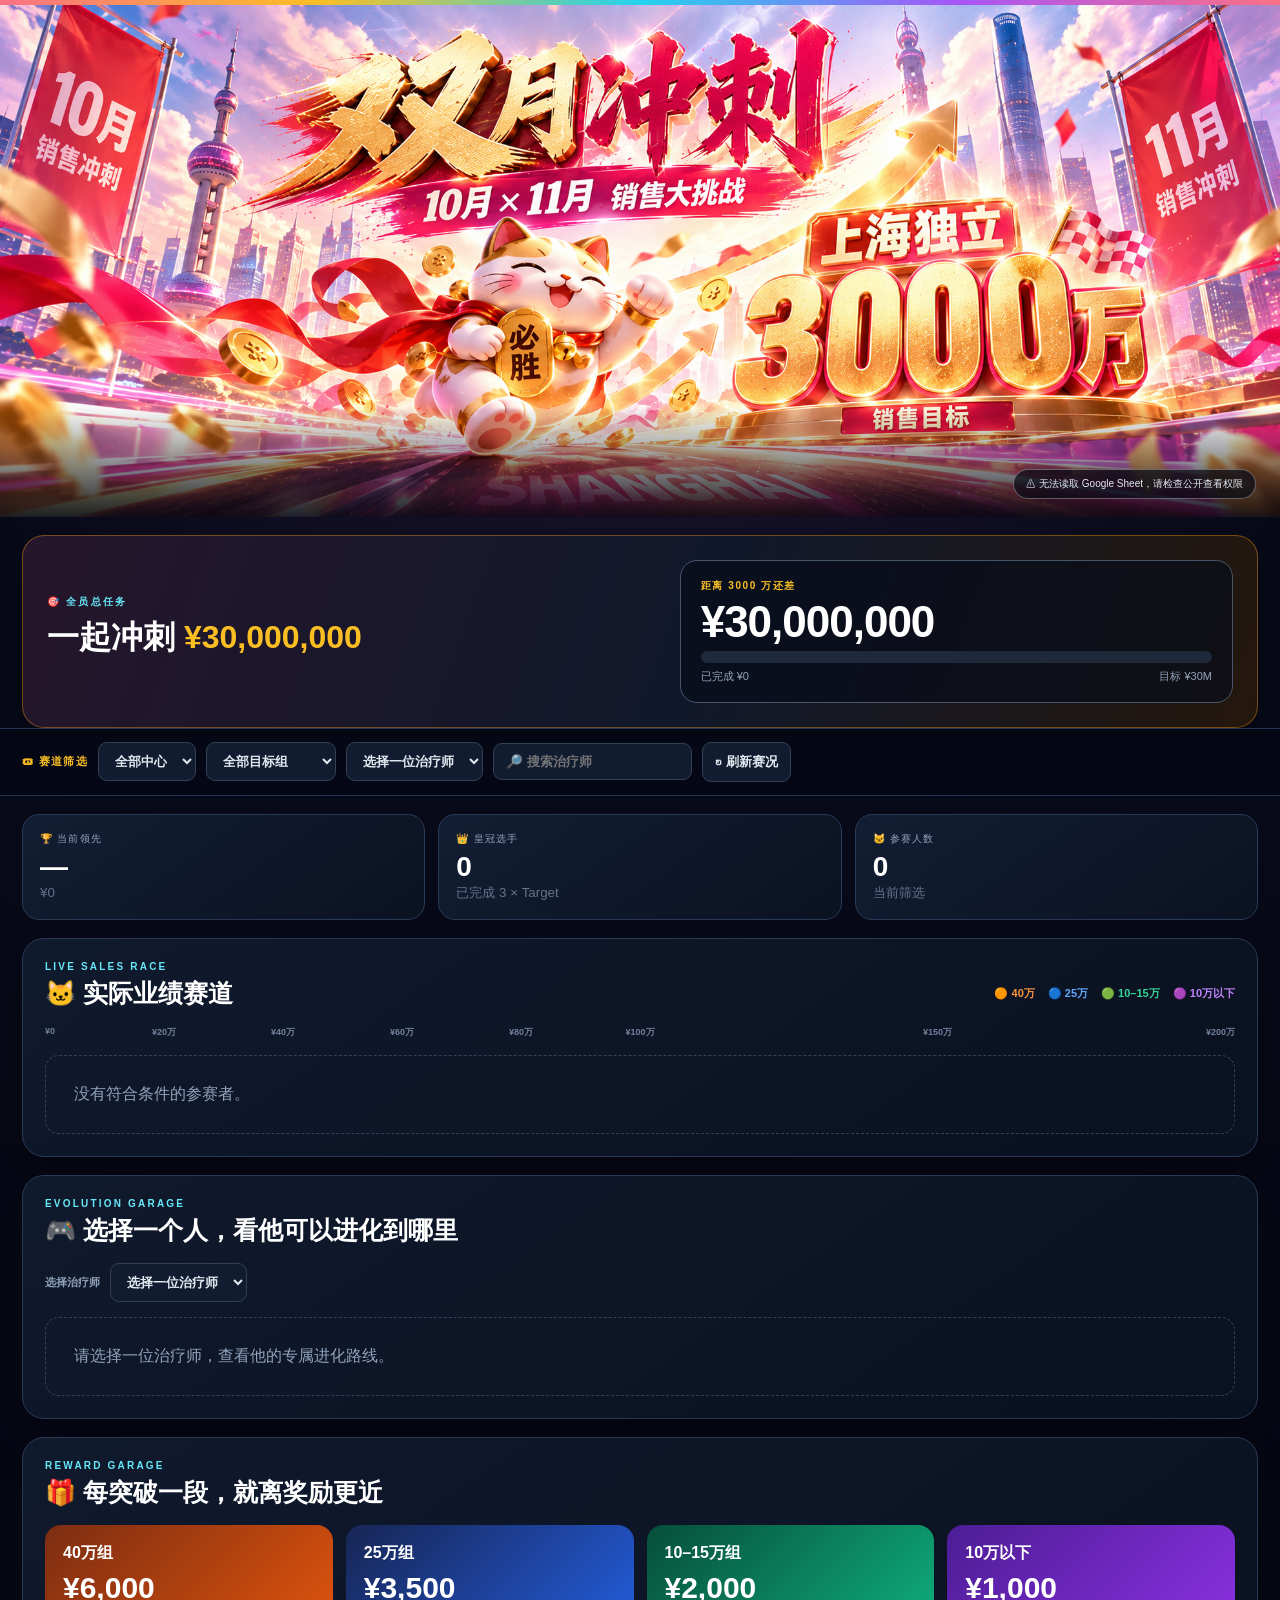
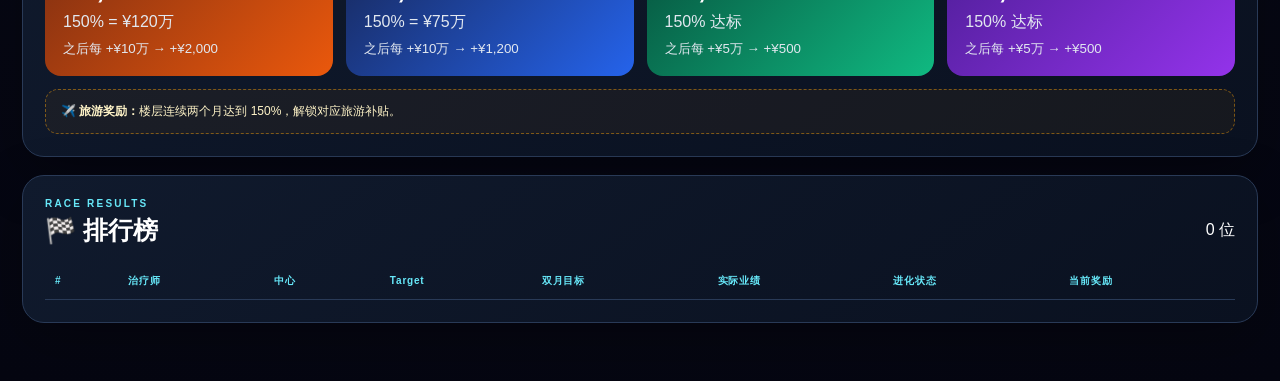
<file: index.html>
<!doctype html>
<html lang="zh-CN">
<head>
<meta charset="utf-8">
<meta name="viewport" content="width=device-width,initial-scale=1">
<title>NeoDerm 双月冲刺 · Sales Grand Prix</title>
<link rel="stylesheet" href="style.css">
</head>
<body>
<div class="top-glow"></div>

<header class="hero">
  <img src="assets/double-month-banner.png" alt="双月冲刺 10月 × 11月 销售大挑战">
  <div class="hero-live" id="connection">正在连接实时赛况…</div>
</header>

<section class="mission">
  <div class="mission-copy">
    <div class="eyebrow">🎯 全员总任务</div>
    <h1>一起冲刺 <span>¥30,000,000</span></h1>
    
  </div>
  <div class="mission-number">
    <div class="tiny">距离 3000 万还差</div>
    <strong id="remaining">¥30,000,000</strong>
    <div class="mission-bar"><i id="missionProgress"></i></div>
    <div class="mission-meta"><span id="achieved">已完成 ¥0</span><span>目标 ¥30M</span></div>
  </div>
</section>

<section class="controls">
  <div class="control-label">🎟 赛道筛选</div>
  <select id="centre"><option value="ALL">全部中心</option></select>
  <select id="target">
    <option value="ALL">全部目标组</option>
    <option value="400000">🟠 40万组</option>
    <option value="250000">🔵 25万组</option>
    <option value="150000">🟢 10–15万组</option>
    <option value="LOW">🟣 10万以下</option>
  </select>
  <select id="driver"><option value="">选择一位治疗师</option></select>
  <input id="search" placeholder="🔎 搜索治疗师">
  <button id="refresh">↻ 刷新赛况</button>
</section>

<main>
<section class="stats">
  <div class="stat"><span>🏆 当前领先</span><b id="champion">—</b><small id="championSales">¥0</small></div>
  <div class="stat"><span>👑 皇冠选手</span><b id="crownCount">0</b><small>已完成 3 × Target</small></div>
  <div class="stat"><span>🐱 参赛人数</span><b id="count">0</b><small>当前筛选</small></div>
</section>

<section class="race-panel">
  <div class="section-head">
    <div><div class="eyebrow">LIVE SALES RACE</div><h2>🐱 实际业绩赛道</h2></div>
    <div class="target-legend">
      <span class="orange">🟠 40万</span>
      <span class="blue">🔵 25万</span>
      <span class="green">🟢 10–15万</span>
      <span class="purple">🟣 10万以下</span>
    </div>
  </div>
  <div class="money-scale" id="moneyScale"></div>
  <div id="race"></div>
</section>

<section class="evolution-panel">
  <div class="section-head">
    <div><div class="eyebrow">EVOLUTION GARAGE</div><h2>🎮 选择一个人，看他可以进化到哪里</h2></div>
  </div>
  <div class="evolution-select">
    <label>选择治疗师</label>
    <select id="evolutionDriver"><option value="">请选择</option></select>
  </div>
  <div id="evolutionEmpty" class="empty">请选择一位治疗师，查看他的专属进化路线。</div>
  <div id="evolutionCard" class="hidden"></div>
</section>

<section class="reward-panel">
  <div class="section-head">
    <div><div class="eyebrow">REWARD GARAGE</div><h2>🎁 每突破一段，就离奖励更近</h2></div>
  </div>
  <div class="reward-grid">
    <div class="reward orange-bg"><b>40万组</b><strong>¥6,000</strong><span>150% = ¥120万</span><small>之后每 +¥10万 → +¥2,000</small></div>
    <div class="reward blue-bg"><b>25万组</b><strong>¥3,500</strong><span>150% = ¥75万</span><small>之后每 +¥10万 → +¥1,200</small></div>
    <div class="reward green-bg"><b>10–15万组</b><strong>¥2,000</strong><span>150% 达标</span><small>之后每 +¥5万 → +¥500</small></div>
    <div class="reward purple-bg"><b>10万以下</b><strong>¥1,000</strong><span>150% 达标</span><small>之后每 +¥5万 → +¥500</small></div>
  </div>
  <div class="travel">✈️ <b>旅游奖励：</b>楼层连续两个月达到 150%，解锁对应旅游补贴。</div>
</section>

<section class="ranking-panel">
  <div class="section-head">
    <div><div class="eyebrow">RACE RESULTS</div><h2>🏁 排行榜</h2></div>
    <span id="rows"></span>
  </div>
  <div class="table-wrap">
    <table>
      <thead><tr><th>#</th><th>治疗师</th><th>中心</th><th>Target</th><th>双月目标</th><th>实际业绩</th><th>进化状态</th><th>当前奖励</th></tr></thead>
      <tbody id="table"></tbody>
    </table>
  </div>
</section>
</main>

<script src="src/app.js"></script>
</body>
</html>
</file>
<file: style.css>
:root{--bg:#060817;--panel:#10192d;--line:#2b3c59;--muted:#91a2bb;--white:#fff;--cyan:#22d3ee}
*{box-sizing:border-box}body{margin:0;background:radial-gradient(circle at 50% -10%,#3a2354 0,#080a19 42%,#050611 100%);color:var(--white);font-family:Arial,"Microsoft YaHei","PingFang SC",sans-serif}.top-glow{height:5px;background:linear-gradient(90deg,#fb7185,#fbbf24,#22d3ee,#a855f7,#fb7185);box-shadow:0 0 24px #fb7185}
.hero{position:relative;overflow:hidden;background:#080a16}.hero img{display:block;width:100%;height:auto;max-height:690px;object-fit:cover}.hero:after{content:"";position:absolute;left:0;right:0;bottom:0;height:110px;background:linear-gradient(transparent,rgba(5,6,17,.9));pointer-events:none}.hero-live{position:absolute;right:24px;bottom:18px;z-index:3;background:#080a16b8;border:1px solid #ffffff55;border-radius:99px;padding:7px 12px;font-size:10px;color:#e2e8f0}
.mission{margin:18px 22px 0;padding:24px;display:grid;grid-template-columns:1.1fr 1fr;gap:24px;align-items:center;border:1px solid #f59e0b66;border-radius:22px;background:linear-gradient(110deg,#25162b,#11182b 55%,#24170d);box-shadow:0 18px 50px #0005}.eyebrow{font-size:10px;letter-spacing:.22em;color:#67e8f9;font-weight:900}.mission h1{font-size:32px;margin:7px 0}.mission h1 span{color:#fbbf24}.mission p{margin:0;color:#cbd5e1;font-size:12px}.mission-number{background:#070b18aa;border:1px solid #475569;border-radius:17px;padding:18px 20px}.tiny{font-size:10px;color:#fbbf24;letter-spacing:.16em;font-weight:900}.mission-number strong{display:block;font-size:44px;letter-spacing:-1px;margin:4px 0}.mission-bar{height:12px;background:#1e293b;border-radius:99px;overflow:hidden}.mission-bar i{display:block;width:0;height:100%;background:linear-gradient(90deg,#22d3ee,#a855f7,#fb923c);transition:width .8s}.mission-meta{display:flex;justify-content:space-between;color:#94a3b8;font-size:11px;margin-top:6px}
.controls{position:sticky;top:0;z-index:20;display:flex;align-items:center;gap:10px;flex-wrap:wrap;padding:13px 22px;background:#070817e8;backdrop-filter:blur(14px);border-top:1px solid #263650;border-bottom:1px solid #263650}.control-label{font-size:11px;color:#fbbf24;font-weight:900;letter-spacing:.12em}.controls select,.controls input,.controls button,.evolution-select select{background:#111c31;color:#e2e8f0;border:1px solid #334155;border-radius:9px;padding:10px 12px;font-weight:700}.controls button{cursor:pointer}.controls button:hover{border-color:#22d3ee}
main{max-width:1500px;margin:auto;padding-bottom:40px}.stats{display:grid;grid-template-columns:repeat(3,1fr);gap:13px;margin:18px 22px}.stat{padding:17px;border-radius:17px;background:linear-gradient(145deg,#121e33,#0b1222);border:1px solid #293a57}.stat span{display:block;font-size:10px;color:#91a2bb;letter-spacing:.12em}.stat b{display:block;font-size:28px;margin-top:5px}.stat small{color:#64748b}
.race-panel,.evolution-panel,.reward-panel,.ranking-panel{margin:18px 22px;padding:22px;border:1px solid #293a57;border-radius:22px;background:linear-gradient(145deg,#101a2d,#0a1120);box-shadow:0 18px 55px #0004}.section-head{display:flex;justify-content:space-between;align-items:center;gap:20px}h2{font-size:25px;margin:5px 0 16px}.target-legend{display:flex;gap:13px;font-size:11px;font-weight:900}.orange{color:#fb923c}.blue{color:#60a5fa}.green{color:#34d399}.purple{color:#c084fc}
.money-scale{position:relative;height:24px;color:#71809a;font-size:9px;font-weight:800;margin:0 0 5px}.money-scale span{position:absolute;top:0;transform:translateX(-50%);white-space:nowrap}.money-scale span:first-child{transform:none}.money-scale span:last-child{transform:translateX(-100%)}.lane{height:104px;border-bottom:1px dashed #2b3b55;position:relative;overflow:visible;background:linear-gradient(90deg,transparent,rgba(34,211,238,.025),transparent)}.lane:before{content:"";position:absolute;left:0;right:0;top:54px;border-top:2px solid #ffffff0d}.lane:after{content:"";position:absolute;inset:0;background:repeating-linear-gradient(90deg,transparent 0,transparent calc(12.5% - 1px),#ffffff0a calc(12.5% - 1px),#ffffff0a 12.5%);pointer-events:none}.race-cat{position:absolute;top:12px;width:78px;height:78px;background-image:url("assets/cat-evolution-reference.png");background-size:200% 200%;background-repeat:no-repeat;background-position:0% 0%;filter:drop-shadow(0 0 10px #fbbf2466);animation:bob .7s ease-in-out infinite alternate;z-index:4}.cat-name{position:absolute;left:58px;top:7px;padding:5px 8px;border-radius:8px;background:#0b1222ee;border:1px solid #ffffff2e;white-space:nowrap;font-size:10px;font-weight:900;color:white}.cat-sales{font-size:9px;color:#fbbf24;margin-left:4px}.race-state{position:absolute;right:10px;bottom:9px;color:#91a2bb;font-size:10px;z-index:4}@keyframes bob{from{transform:translateY(0)}to{transform:translateY(-6px)}}
.evolution-select{display:flex;align-items:center;gap:10px;margin-bottom:15px}.evolution-select label{font-size:11px;color:#91a2bb;font-weight:800}.empty{padding:28px;border:1px dashed #334155;border-radius:14px;color:#91a2bb}.hidden{display:none}.evo-card{display:grid;grid-template-columns:1.05fr 1.95fr;gap:18px}.evo-driver{padding:22px;border-radius:18px;border:1px solid #334155;background:#0a1324}.evo-driver-name{font-size:30px;font-weight:900}.evo-sales{font-size:42px;font-weight:1000;margin:6px 0}.progress{height:13px;border-radius:99px;background:#1e293b;overflow:hidden;margin:15px 0}.progress i{display:block;height:100%;background:linear-gradient(90deg,#22d3ee,#a855f7,#fb923c)}.evo-road{display:grid;grid-template-columns:repeat(3,1fr);gap:12px;align-items:stretch}.evo-stage{position:relative;padding:17px;border-radius:17px;border:1px solid #334155;background:#0b1425;text-align:center;overflow:hidden}.evo-stage.active{border-color:#fbbf24;box-shadow:0 0 24px #fbbf241f}.cat-sprite{width:145px;height:115px;margin:0 auto 5px;background-image:url("assets/cat-evolution-reference.png");background-size:200% 200%;background-repeat:no-repeat;background-position:0% 0%}.cat-sprite.diamond{background-position:100% 0%}.cat-sprite.gold{background-position:0% 100%}.cat-sprite.crown{background-position:100% 100%}.stage-title{font-size:13px;font-weight:900}.stage-sales{font-size:22px;font-weight:1000;color:#fbbf24;margin:5px 0}.stage-state{font-size:10px;color:#91a2bb}.need{font-size:10px;color:#67e8f9;margin-top:7px}
.reward-grid{display:grid;grid-template-columns:repeat(4,1fr);gap:13px}.reward{padding:18px;border-radius:16px;min-height:135px;display:flex;flex-direction:column;gap:7px}.reward strong{font-size:30px}.reward span,.reward small{color:#e2e8f0}.orange-bg{background:linear-gradient(135deg,#7c2d12,#ea580c)}.blue-bg{background:linear-gradient(135deg,#172554,#2563eb)}.green-bg{background:linear-gradient(135deg,#064e3b,#10b981)}.purple-bg{background:linear-gradient(135deg,#4c1d95,#9333ea)}.travel{margin-top:13px;padding:13px 15px;border:1px dashed #f59e0b77;border-radius:13px;color:#fef3c7;background:#f59e0b0d;font-size:12px}
.table-wrap{overflow:auto}table{width:100%;border-collapse:collapse;min-width:900px}th,td{padding:11px 10px;border-bottom:1px solid #293a57;text-align:left;white-space:nowrap}th{font-size:10px;color:#67e8f9;letter-spacing:.08em}td{font-size:12px}
@media(max-width:900px){.mission,.evo-card{grid-template-columns:1fr}.stats,.reward-grid{grid-template-columns:repeat(2,1fr)}.evolution-steps{overflow:auto}}@media(max-width:600px){.stats,.reward-grid{grid-template-columns:1fr}.section-head{align-items:flex-start;flex-direction:column}.mission-number strong{font-size:34px}}
</file>
